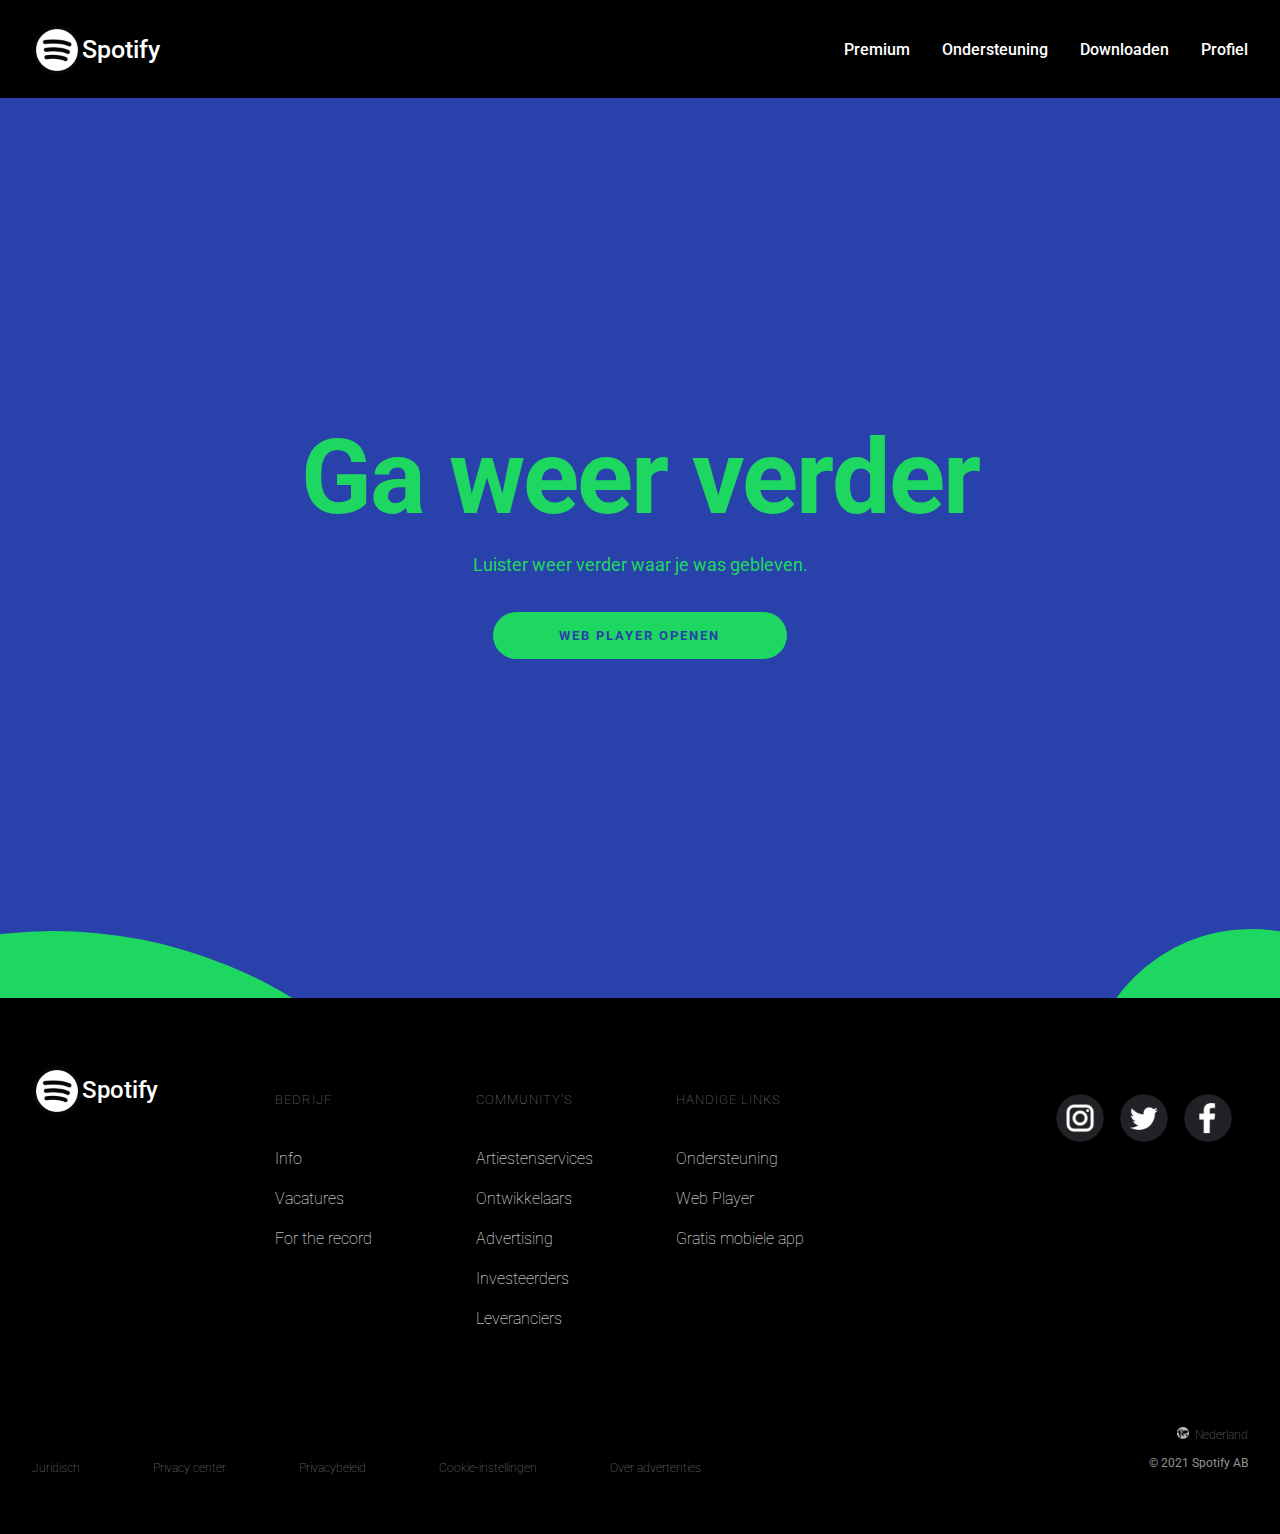
<file: index.html>
<!doctype html>
<html lang="nl">
	
<head>
    <meta charset="UTF-8">
    <meta name="author" content="kaj van duijn">
    <meta name="viewport" content="width=device-width, initial-scale=1">

    <title>Kaj van Duijn FED</title>

    <link href="styles/style.css" rel="stylesheet">        <!-- link naar de stijling van de html -->
    <link rel="icon" type="image/svg+xml" href="images/favicon.svg">
</head>

<body>

    <header>    <!-- begin header -->
        <nav>
            <a href="#"><img src="images/spotify.png" alt="">Spotify</a>     <!-- Spotify logo met tekst  -->
            <ul class="nav-menu">                                            <!-- begin van het menu -->
                <li><a href="premium.html">Premium</a></li>                    <!-- menu items met links -->
                <li><a href="#">Ondersteuning</a></li>                        
                <li><a href="#">Downloaden</a></li>
                <li><a href="#">Profiel</a></li>
            </ul>
            <div class="hamburger">                                            <!-- hamburger menu -->
                <img src="images/hamburger.svg" alt="">                        <!-- hamburger menu icoon -->
            </div>
        </nav>
    </header>

    
    
<!--  -->    
    

    <main class="index">            <!-- main content -->

        <h1>Ga weer verder</h1>        <!-- grote tekst -->

        <p>Luister weer verder waar je was gebleven.</p>  <!-- kleine (sub) tekst -->

        <a href="">WEB PLAYER OPENEN</a>           <!-- knop met link die spotify opent als app -->

    </main>

    <footer>

        <div class="main-footer">    <!-- main footer met alle links en hoofd content -->

            <a href="#" class="footer-logo"><img src="images/spotify.png" alt="">Spotify</a>  <!-- spotify logo met tekst -->

            <div class="links">    <!-- lijsten met links en kopjes -->

                <ul>
                    <li><a class="kop" href="">BEDRIJF</a></li>    <!-- kop van de soortgelijke links -->
                    <li><a href="">Info</a></li>                    <!-- link -->
                    <li><a href="">Vacatures</a></li>                <!-- link -->
                    <li><a href="">For the record</a></li>            <!-- link -->
                </ul>

                <ul>
                    <li><a class="kop" href="">COMMUNITY'S</a></li>    <!-- kop van de soortgelijke links -->
                    <li><a href="">Artiestenservices</a></li>        <!-- link -->
                    <li><a href="">Ontwikkelaars</a></li>        <!-- link -->
                    <li><a href="">Advertising</a></li>        <!-- link -->
                    <li><a href="">Investeerders</a></li>        <!-- link -->
                    <li><a href="">Leveranciers</a></li>        <!-- link -->

                </ul>

                <ul>
                    <li><a class="kop" href="">HANDIGE LINKS</a></li>    <!-- kop van de soortgelijke links -->
                    <li><a href="">Ondersteuning</a></li>        <!-- link -->
                    <li><a href="">Web Player</a></li>        <!-- link -->
                    <li><a href="">Gratis mobiele app</a></li>        <!-- link -->
                </ul>

            </div>


            <section>    <!-- sectie met de social media links -->
                <img src="images/instagram.png" alt=""> <!-- instagram link -->
                <img src="images/twitter.png" alt="">    <!-- twitter link -->
                <img src="images/facebook.png" alt="">    <!-- facebook link -->
            </section>

        </div>

        <div class="locatie">
            <a href=""><img src="images/world.png" alt="">Nederland</a>    <!-- locatie icoon en tekst van huidige land -->
        </div>


        <div class="bottom-nav">    <!-- onderste (minder belangrijke) deel van footer -->
            <ul>
                <li> <a href="">Juridisch</a></li>         <!-- link -->
                <li> <a href="">Privacy center</a></li>    <!-- link -->
                <li> <a href="">Privacybeleid</a></li>    <!-- link -->
                <li> <a href="">Cookie-instellingen</a></li>    <!-- link -->
                <li> <a href="">Over advertenties</a></li>    <!-- link -->
            </ul>

            <p>© 2021 Spotify AB</p>    <!-- copyright -->
        </div>




    </footer>

    <script src="scripts/script.js"></script> <!-- link naar het javascript dat gebruikt word -->
</body></html>
</file>
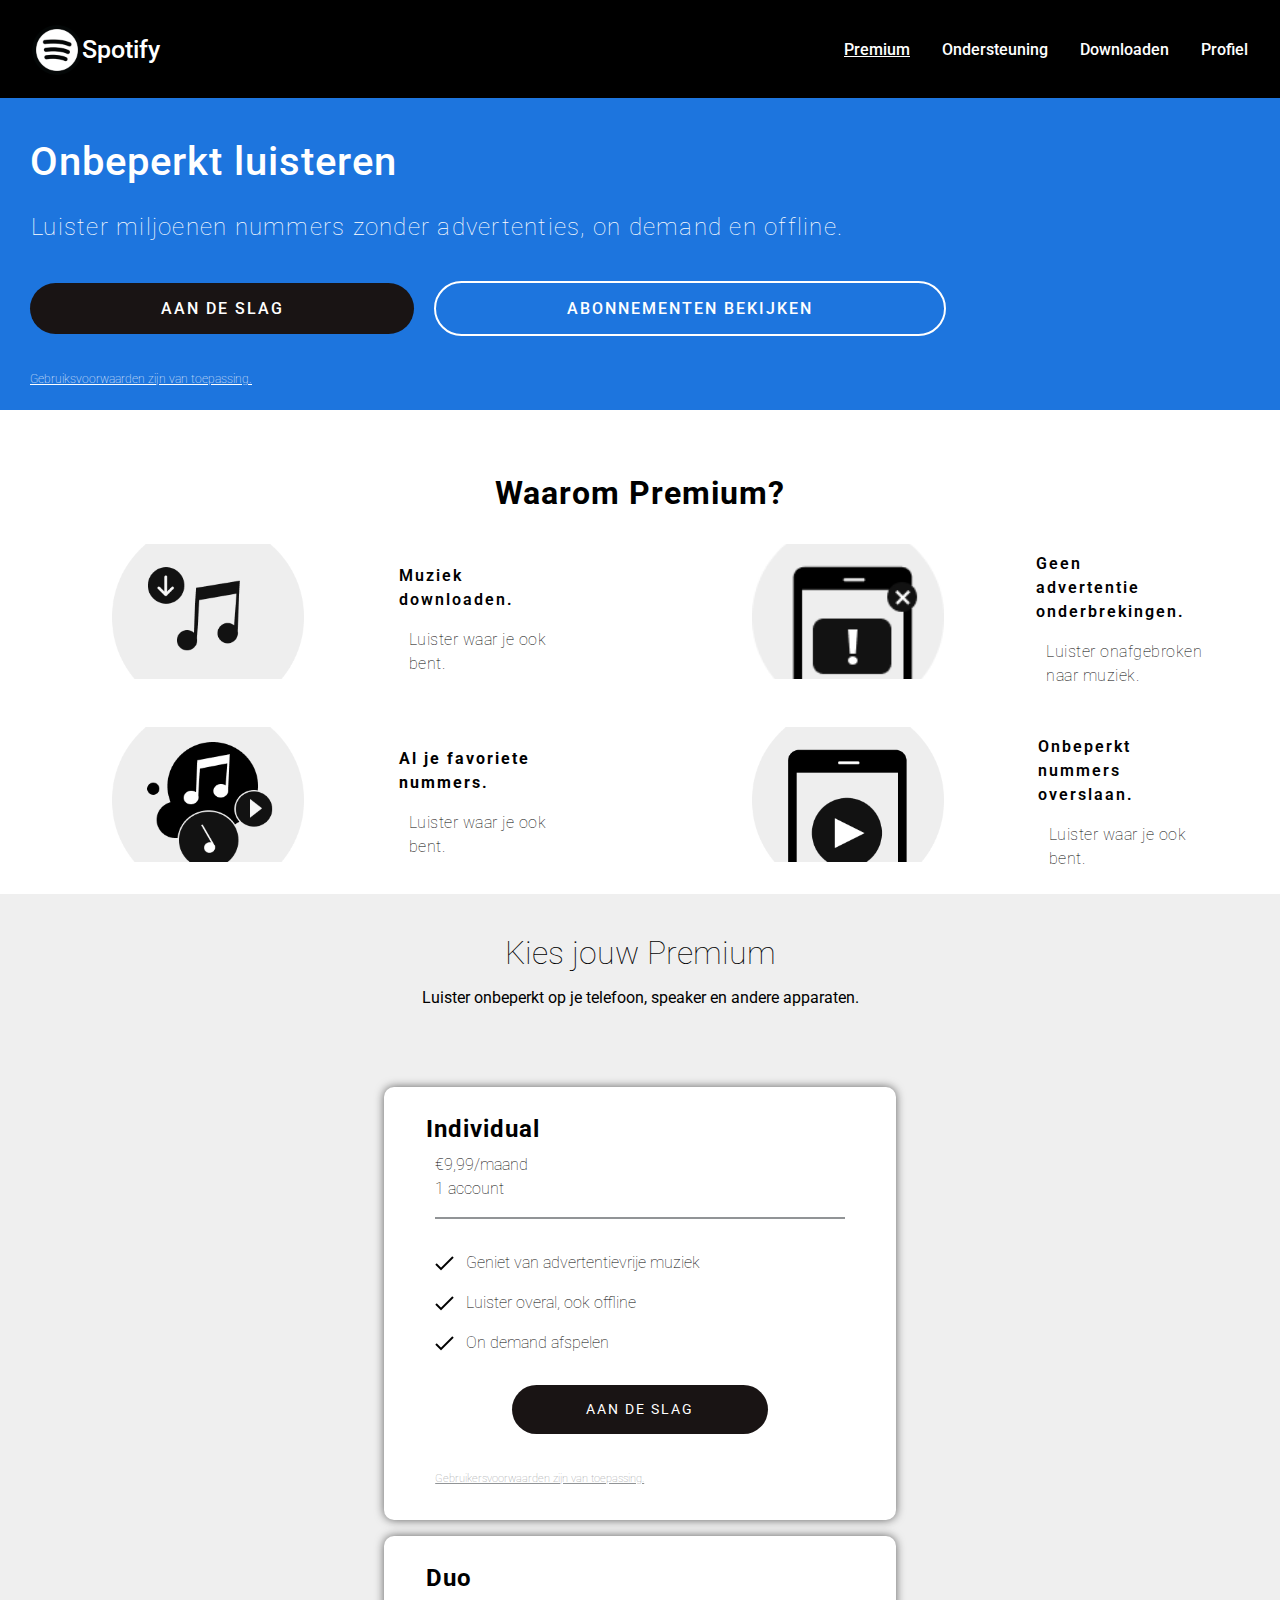
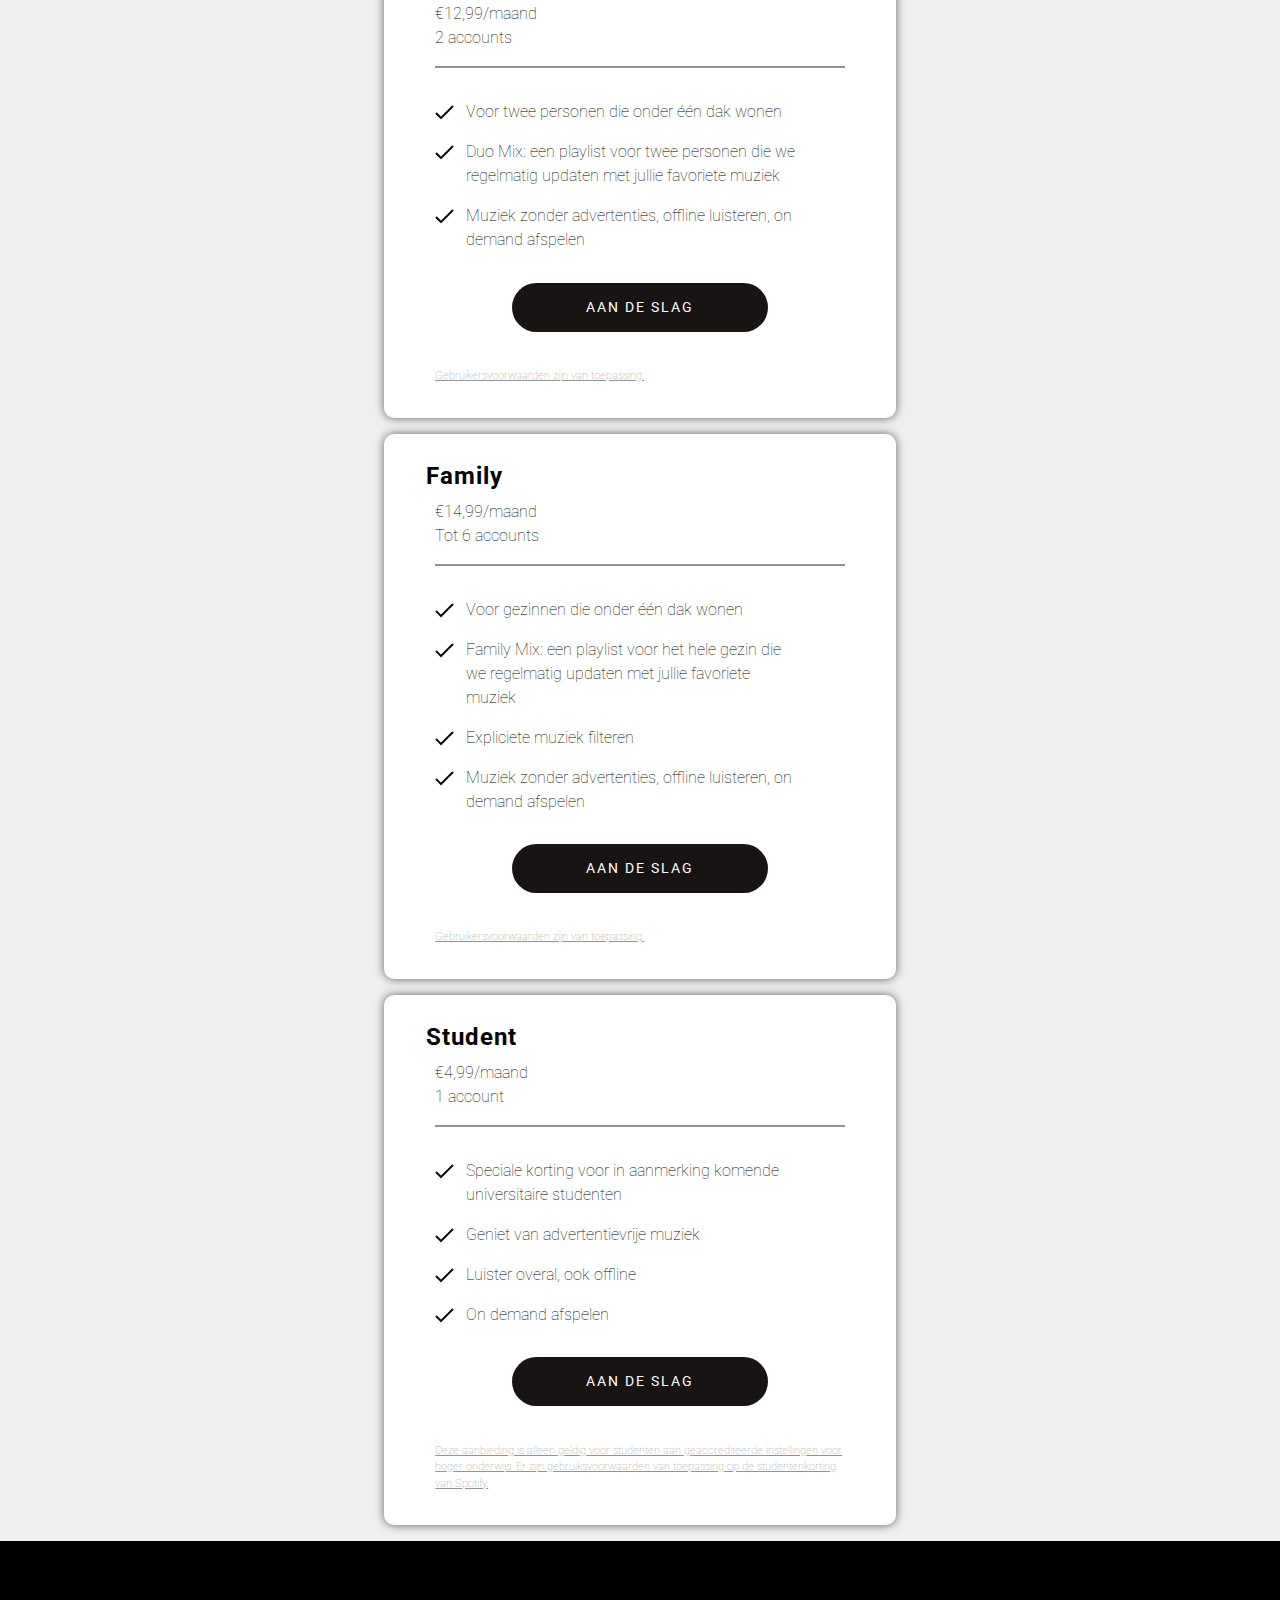
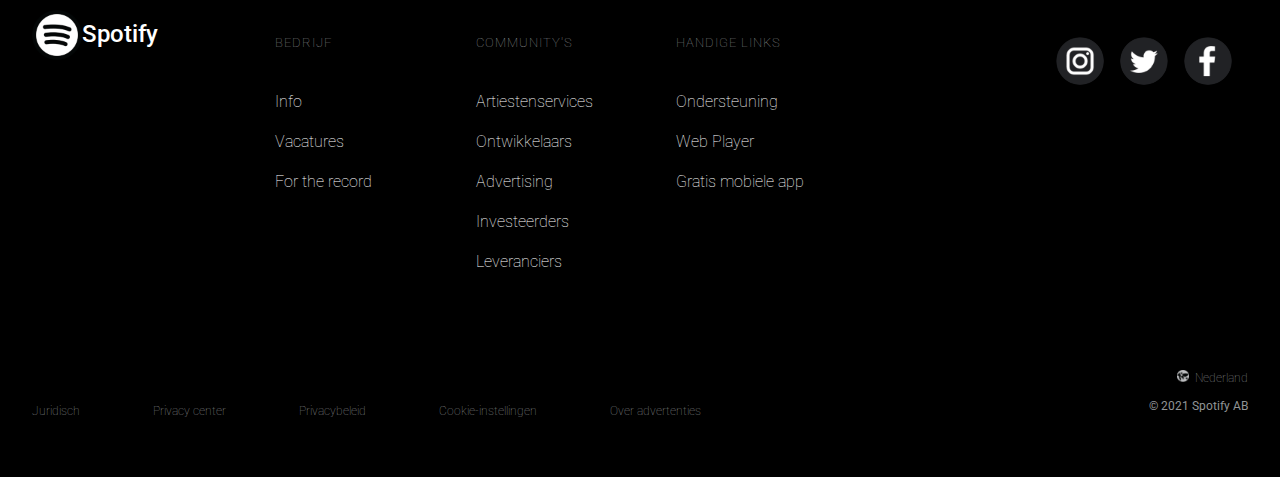
<file: premium.html>
<!doctype html>
<html lang="nl">

<head>
    <meta charset="UTF-8">
    <meta name="author" content="kaj van duijn">
    <meta name="viewport" content="width=device-width, initial-scale=1">

    <title>Kaj van Duijn FED</title>

    <link href="styles/style.css" rel="stylesheet">        <!-- link naar de stijling van de html -->
    <link rel="icon" type="image/svg+xml" href="images/favicon.svg">
</head>

<body>

    <header>    <!-- begin header -->
        <nav>
            <a href="index.html"><img src="images/spotify.png" alt="">Spotify</a>     <!-- Spotify logo met tekst  -->
            <ul class="nav-menu">                                            <!-- begin van het menu -->
                <li><a href="#" class="active" >Premium</a></li>                    <!-- menu items met links -->
                <li><a href="#">Ondersteuning</a></li>                        
                <li><a href="#">Downloaden</a></li>
                <li><a href="#">Profiel</a></li>
            </ul>
            <div class="hamburger">                                            <!-- hamburger menu -->
                <img src="images/hamburger.svg" alt="">                        <!-- hamburger menu icoon -->
            </div>
        </nav>
    </header>


    <main class="premium">        <!-- hier krijgt de main een class zodat hij niet dezelfde waarde krijgt als op de andere pagina -->

        <section class="ad">        <!-- in deze sectie staat de advertentie met de twee call to action buttons -->

            <h1>Onbeperkt luisteren</h1>        <!-- grote kop tekst -->

            <h2>Luister miljoenen nummers zonder advertenties, on demand en offline.</h2>        <!-- kleinere kop tekst -->

            <div class="knoppen">        <!-- container met de call to action knoppen -->

                <a href="">AAN DE SLAG</a>        <!-- "aan de slag" call to action knop -->

                <a class="abo" href="">ABONNEMENTEN BEKIJKEN</a>        <!-- "abonnementen" call to action knop -->

            </div>

            <p>Gebruiksvoorwaarden zijn van toepassing.</p>        <!-- gebruikersvoorwaarden met underline -->


        </section>        <!-- einde van de sectie -->


        <section class="waarom">        <!-- sectie waarom je premium moet kopen -->


            <h1>Waarom Premium?</h1>        <!-- grote kop tekst -->

            <ul>        <!-- begin unordered list -->

                <li>        <!-- eerste list item -->
                    <p>Muziek <br> downloaden.</p>        <!-- dikgedrukte tekst -->
                    <p>Luister waar je ook <br> bent.</p>        <!-- normale tekst -->
                </li>

                <li>        <!-- tweede list item -->
                    <p>Geen <br> advertentie <br> onderbrekingen.</p>        <!-- dikgedrukte tekst -->
                    <p>Luister onafgebroken <br> naar muziek.</p>        <!-- normale tekst -->
                </li>

                <li>        <!-- derde list item -->
                    <p>Al je favoriete <br> nummers.</p>        <!-- dikgedrukte tekst -->
                    <p>Luister waar je ook <br> bent.</p>        <!-- normale tekst -->
                </li>

                <li>        <!-- vierde list item -->
                    <p>Onbeperkt <br> nummers <br> overslaan.</p>        <!-- dikgedrukte tekst -->
                    <p>Luister waar je ook <br> bent.</p>        <!-- normale tekst -->
                </li>

            </ul>        


        </section>


        <section class="kies">        <!-- sectie met alle soorten premium -->


            <h1>Kies jouw Premium</h1>        <!-- grote kop tekst -->
            <p>Luister onbeperkt op je telefoon, speaker en andere apparaten.</p>
            <div class="boxes">     <!-- div met alle boxes erin -->
                <div class="box">     <!-- box waarin de content zich bevind -->

                    <h1>Individual</h1>    <!-- Soort abonnement -->
                    <p>€9,99/maand</p>    <!-- Prijs abonnement -->
                    <p>1 account</p>    <!-- hoeveelheid accounts in abonnement -->

                    <hr>

                    <ul>

                        <li>
                            <img src="images/checkmark.png" alt=""> <!-- checkmark afbeelding -->
                            <p>Geniet van advertentievrije muziek</p> <!-- feature -->
                        </li>

                        <li>
                            <img src="images/checkmark.png" alt=""> <!-- checkmark afbeelding -->
                            <p>Luister overal, ook offline</p> <!-- feature -->
                        </li>

                        <li>
                            <img src="images/checkmark.png" alt=""> <!-- checkmark afbeelding -->
                            <p>On demand afspelen</p> <!-- feature -->
                        </li>

                    </ul>


                    <a href="">AAN DE SLAG</a>    <!-- button -->

                    <p class="voorwaarden">Gebruikersvoorwaarden zijn van toepassing.</p>    <!-- link naar voorwaaden -->


                </div>

                <div class="box">    <!-- box waarin de content zich bevind -->

                    <h1>Duo</h1>    <!-- Soort abonnement -->
                    <p>€12,99/maand</p>    <!-- Prijs abonnement -->
                    <p>2 accounts</p>    <!-- hoeveelheid accounts in abonnement -->

                    <hr>

                    <ul>

                        <li>
                            <img src="images/checkmark.png" alt=""> <!-- checkmark afbeelding -->
                            <p>Voor twee personen die onder één dak wonen</p> <!-- feature -->
                        </li>

                        <li>
                            <img src="images/checkmark.png" alt=""> <!-- checkmark afbeelding -->
                            <p>Duo Mix: een playlist voor twee personen die we regelmatig updaten met jullie favoriete muziek</p> <!-- feature -->
                        </li>

                        <li>
                            <img src="images/checkmark.png" alt=""> <!-- checkmark afbeelding -->
                            <p>Muziek zonder advertenties, offline luisteren, on demand afspelen</p> <!-- feature -->
                        </li>

                    </ul>


                    <a href="">AAN DE SLAG</a>    <!-- button -->

                    <p>Gebruikersvoorwaarden zijn van toepassing.</p>    <!-- link naar voorwaaden -->


                </div>

                <div class="box">    <!-- box waarin de content zich bevind -->

                    <h1>Family</h1>    <!-- Soort abonnement -->
                    <p>€14,99/maand</p>    <!-- Prijs abonnement -->
                    <p>Tot 6 accounts</p>    <!-- hoeveelheid accounts in abonnement -->

                    <hr>

                    <ul>

                        <li>
                            <img src="images/checkmark.png" alt=""> <!-- checkmark afbeelding -->
                            <p>Voor gezinnen die onder één dak wonen</p> <!-- feature -->
                        </li>

                        <li>
                            <img src="images/checkmark.png" alt=""> <!-- checkmark afbeelding -->
                            <p>Family Mix: een playlist voor het hele gezin die we regelmatig updaten met jullie favoriete muziek</p> <!-- feature -->
                        </li>

                        <li>
                            <img src="images/checkmark.png" alt=""> <!-- checkmark afbeelding -->
                            <p>Expliciete muziek filteren</p>
                        </li>

                        <li>
                            <img src="images/checkmark.png" alt=""> <!-- checkmark afbeelding -->
                            <p>Muziek zonder advertenties, offline luisteren, on demand afspelen</p> <!-- feature -->
                        </li>

                    </ul>


                    <a href="">AAN DE SLAG</a>    <!-- button -->

                    <p class="voorwaarden">Gebruikersvoorwaarden zijn van toepassing.</p>    <!-- link naar voorwaaden -->


                </div>

                <div class="box">    <!-- box waarin de content zich bevind -->

                    <h1>Student</h1>    <!-- Soort abonnement -->
                    <p>€4,99/maand</p>    <!-- Prijs abonnement -->
                    <p>1 account</p>    <!-- hoeveelheid accounts in abonnement -->

                    <hr>

                    <ul>

                        <li>
                            <img src="images/checkmark.png" alt=""> <!-- checkmark afbeelding -->
                            <p>Speciale korting voor in aanmerking komende universitaire studenten</p> <!-- feature -->
                        </li>

                        <li>
                            <img src="images/checkmark.png" alt=""> <!-- checkmark afbeelding -->
                            <p>Geniet van advertentievrije muziek</p> <!-- feature -->
                        </li>

                        <li>
                            <img src="images/checkmark.png" alt=""> <!-- checkmark afbeelding -->
                            <p>Luister overal, ook offline</p> <!-- feature -->
                        </li>

                        <li>
                            <img src="images/checkmark.png" alt=""> <!-- checkmark afbeelding -->
                            <p>On demand afspelen</p> <!-- feature -->
                        </li>

                    </ul>


                    <a href="">AAN DE SLAG</a> <!-- button -->

                    <p>Deze aanbieding is alleen geldig voor studenten aan geaccrediteerde instellingen voor hoger onderwijs. Er zijn gebruiksvoorwaarden van toepassing op de studentenkorting van Spotify.</p> <!-- link naar voorwaaden -->


                </div>
            </div>



        </section>




    </main>

    <footer>

        <div class="main-footer">    <!-- main footer met alle links en hoofd content -->

            <a href="#" class="footer-logo"><img src="images/spotify.png" alt="">Spotify</a>  <!-- spotify logo met tekst -->

            <div class="links">    <!-- lijsten met links en kopjes -->

                <ul>
                    <li><a class="kop" href="">BEDRIJF</a></li>    <!-- kop van de soortgelijke links -->
                    <li><a href="">Info</a></li>                    <!-- link -->
                    <li><a href="">Vacatures</a></li>                <!-- link -->
                    <li><a href="">For the record</a></li>            <!-- link -->
                </ul>

                <ul>
                    <li><a class="kop" href="">COMMUNITY'S</a></li>    <!-- kop van de soortgelijke links -->
                    <li><a href="">Artiestenservices</a></li>        <!-- link -->
                    <li><a href="">Ontwikkelaars</a></li>        <!-- link -->
                    <li><a href="">Advertising</a></li>        <!-- link -->
                    <li><a href="">Investeerders</a></li>        <!-- link -->
                    <li><a href="">Leveranciers</a></li>        <!-- link -->

                </ul>

                <ul>
                    <li><a class="kop" href="">HANDIGE LINKS</a></li>    <!-- kop van de soortgelijke links -->
                    <li><a href="">Ondersteuning</a></li>        <!-- link -->
                    <li><a href="">Web Player</a></li>        <!-- link -->
                    <li><a href="">Gratis mobiele app</a></li>        <!-- link -->
                </ul>

            </div>


            <section>    <!-- sectie met de social media links -->
                <img src="images/instagram.png" alt=""> <!-- instagram link -->
                <img src="images/twitter.png" alt="">    <!-- twitter link -->
                <img src="images/facebook.png" alt="">    <!-- facebook link -->
            </section>

        </div>

        <div class="locatie">
            <a href=""><img src="images/world.png" alt="">Nederland</a>    <!-- locatie icoon en tekst van huidige land -->
        </div>


        <div class="bottom-nav">    <!-- onderste (minder belangrijke) deel van footer -->
            <ul>
                <li> <a href="">Juridisch</a></li>         <!-- link -->
                <li> <a href="">Privacy center</a></li>    <!-- link -->
                <li> <a href="">Privacybeleid</a></li>    <!-- link -->
                <li> <a href="">Cookie-instellingen</a></li>    <!-- link -->
                <li> <a href="">Over advertenties</a></li>    <!-- link -->
            </ul>

            <p>© 2021 Spotify AB</p>    <!-- copyright -->
        </div>




    </footer>

    <script src="scripts/script.js"></script>
</body>

</html>
</file>
<file: styles/style.css>
/* CSS Document */


@import url('https://fonts.googleapis.com/css2?family=Roboto:ital,wght@0,500;1,400&display=swap');  /* hier word een font geimporteerd als er internet beschikbaar is */

* {                                /* basic stijling */
    margin: 0;
    padding: 0;
    box-sizing: border-box;
}

html {                               /* basic stijling voor de html */
    font-size: 16px;
    font-family: 'Roboto', sans-serif;
}




:root {                            /* hier worden variabele aangemaakt en een basis waarde gegeven */
    --blauw: rgb(41, 65, 171);
    --groen: #1ED760;
    --wit: #fff;
    --zwart: #000;
    --grijs: #919496;
    --achtergrond: #1d75de;
    --lichtgrijs: #efefef;
}











li {
    list-style: none;            /* Basic stijling voor list elementen */
}

a {
    text-decoration: none;        /* Basic stijling voor a elementen */
}


nav {                                /* stijling van de navigatie */
    display: flex;
    justify-content: space-between;    /* zorgt voor gelijke ruimte tussen de items */
    align-items: center;                /* zet de items in het midden neer */
    padding: 0.4em 0.75em;
    background-color: var(--zwart);    /* achtergrond gebruikt de variabele zwart die word defined in de root */
}

@media screen and (min-width: 768px) {        /* stijling navigatie bij een minimale breedte van 768px */
    nav {
        padding: 0.6em 1.5em;
    }
}

@media screen and (min-width: 1024px) {        /* stijling navigatie bij een minimale breedte van 1024px */
    nav {
        padding: 1.5em 2em;
    }
}

@media screen and (min-width: 1920px) {        /* stijling navigatie bij een minimale breedte van 1920px */
    nav {
        display: flex;
        justify-content: space-evenly;
    }
}


.hamburger {                /* hamburger class word ontzichtbaar gemaakt */
    display: none;
}

nav ul {                    /* ul in de nav stijling */
    display: flex;
    justify-content: space-between;
    align-items: center;
}

nav ul li {                /* li in de ul in de nav stijling */
    margin-left: em;
    margin-top: 1em;
    margin-bottom: 1em;
}

@media screen and (min-width: 1024px) {    /* li in de ul in de nav stijling bij een minimale breedte van 1024px */
    nav ul li {
        margin-left: 2em;
    }
}

nav ul li a {            /* a in de li in de ul in de nav stijling */
    font-size: 1.4rem;
    font-weight: 400;
    color: var(--wit);
}


.active {
    text-decoration: underline;
}


@media screen and (min-width: 1024px) {        /* a in de li in de class "nav-menu" in de nav stijling bij een minimale breedte van 1024px */
    nav .nav-menu li a {
        font-size: 16px;
    }
}

@media screen and (min-width: 1920px) {        /* a in de li in de class "nav-menu" in de nav stijling bij een minimale breedte van 1024px */
    nav .nav-menu li a {
        font-size: 16px;
    }
}

nav .nav-menu li a:hover {        /* bij een hover van de user over dit item word deze stijling toegepast */
    color: var(--groen);
}

nav a:nth-of-type(1) {            /* de eerste a in de nav word hier gestijld */
    font-size: 1em;
    font-weight: 500;
    color: var(--wit);
    display: flex;
    align-items: center;
}

@media screen and (min-width: 1024px) {        /* stijling van de eerste a in de nav bij een minimale schermbreedte van 1024px */
    nav a:nth-of-type(1) {
        font-size: 1.55em
    }
}

nav a img {        /* stijling van de img in de a in de nav */
    width: 30px;
}

@media screen and (min-width: 1024px) {        /* stijling van de img in de a in de nav bij een minimale schermbreedte van 1024px */
    nav a img {
        width: 50px;
    }
}

















@media only screen and (max-width: 768px) {    /* stijling van de class "nav-menu", die word hier gestijld maar buiten het scherm gezet */
    .nav-menu {
        position: absolute;        /* zorgt ervoor dat de positie vast staat van dit item */
        height: 100vh;
        right: -100%;            /* door right op -100% te zetten word hij buiten het scherm gezet, dit is zodat hij zo als hij active word met de transition vanaf rechts inschuift */
        top: 2.5em;
        flex-direction: column;    /* zorgt ervoor dat de items onder elkaar worden weergegeven */
        background-color: #000;
        width: 100%;
        text-align: center;
        transition: 0.3s;
    }

    .nav-menu.active{        /* dit is de class "nav-menu" als hij "active" is, door right: 0; word hij nu dus laten zien op het scherm */
        right: 0;
        height: 92%;
}
    
    @media screen and (min-width: 375px) {        /* dit is de hoogte van active bij een breedte van 375px */
        .nav-menu.active {
            height: 93%;
        }
    }
    
    @media screen and (min-width: 414px) {        /* dit is de hoogte van active bij een breedte van 414px */
        .nav-menu.active {
            height: 94%;
        }
    }
    
    @media screen and (min-width: 768px) {        /* dit is de hoogte van active bij een breedte van 768px */
        .nav-menu.active {
            height: 96%;
        }
    }
    
    nav ul {        /* stijling van de ul in de nav */
        display: flex;
        justify-content: center;
    }

    nav ul li {            /* stijling van li in de ul in de nav */
        margin: 2.5em 0;
    }

    .hamburger {        /* stijling van de class "hamburger" */
        display: flex;
        flex-direction: column;
        cursor: pointer;        /* veranderd de stijling van de cursor bij dit item */
        margin-top: 5px;
    }

    .hamburger img {        /* stijling van img in de class "hamburger" */
        width: 30px;
    }
}

















.index {                                /* stijling van de class "index" */
    background-color: var(--blauw);
    background-image: url(../images/achtergrond.svg);
    background-position: center top 40%;        /* zet de afbeelding in het midden neer en 40% van boven */
    background-repeat: no-repeat;        /* zorgt ervoor dat de afbeelding niet herhaalt word */
    background-size: 195%;
    height: 100vh;                        /* zet de hoogte op 100 viewport height, zodat ondanks de grootte van het scherm dat het het hele scherm in neemt */
    display: flex;
    flex-direction: column;
    justify-content: center;
    align-content: center;
    margin-top: -1px
}


@media screen and (min-width: 375px) {        /* stijling van de class "index" bij een minimale schermbreedte van 375px */
    .index {
        background-size: 153%;
        background-position: right 40% center;
    }
}

@media screen and (min-width: 1920px) {        /* stijling van de class "index" bij een minimale schermbreedte van 1920px */
    .index {
        background-image: url(../images/achtergrond1920.svg);
        background-size: 170%;
        background-position: 44% 7%;
    }
}






.index h1 {        /* stijling van de h1 in de class "index" */
    width: 100%;
    text-align: center;
    color: var(--groen);
    margin-top: -20px;
    font-size: 3em;
    letter-spacing: -1.75px;

}

@media screen and (min-width: 768px) {        /* stijling van de h1 in de class "index" bij een minimale schermbreedte van 768px */
    .index h1 {
        font-size: 6.5em
    }
}

.index p {         /* stijling van de p in de class "index" */
    width: 100%;
    text-align: center;
    color: var(--groen);        /* gebruikt de variabele groen, die is defined in de root */
    margin-top: 1em;
    line-height: 1.5em;
}

@media screen and (min-width: 768px) {        /* stijling van de p in de class "index" bij een minimale schermbreedte van 768px */
    .index p {
        font-size: 18px;
        margin-top: 0;
        line-height: 3em;
    }
}

.index a {    /* stijling van de a in de class "index", er word hier een knop gemaakt */
    width: 70%;
    display: flex;
    justify-content: center;
    margin-left: auto;
    margin-right: auto;
    margin-top: 1.25rem;
    color: var(--blauw);
    background-color: var(--groen);
    border-radius: 500px;
    padding: 1rem 2rem;
    font-size: 0.75em;
    font-weight: 600;
    letter-spacing: 2px;         /* zet 2px witruimte tussen elke letter */
    text-align: center;
}

.index a:hover {        /* stijling als er word gehovered over de a in de class "index", hier worden de kleuren andersom gedisplayed */
    border: 1px solid var(--groen);
    background-color: var(--blauw);
    color: var(--groen);
    transition: 0.2s ease-in-out;
    font-weight: bolder;
}

@media screen and (min-width: 768px) {        /* stijling van de a in de class "index" bij een minimale schermbreedte van 768px */
    .index a {
        width: 30%;
        font-size: 0.8em;
        font-weight: bold;
    }
}

@media screen and (min-width: 1024px) {        /* stijling van de a in de class "index" bij een minimale schermbreedte van 1024px */
    .index a {
        width: 23%
    }
}

@media screen and (min-width: 1920px) {        /* stijling van de a in de class "index" bij een minimale schermbreedte van 1920px */
    .index a {
        width: 12%
    }
}












footer {        /* stijling van de footer  */
    display: flex;
    flex-direction: column;
    background-color: var(--zwart);
    padding: 0.4em 0.75em;

}

@media screen and (min-width: 768px) {        /* stijling van de footer bij een minimale schermbreedte van 768px */
    footer {
        padding: 0em 1.25em 2em 1.25em;
    }
}

@media screen and (min-width: 1024px) {        /* stijling van de footer bij een minimale schermbreedte van 1024px */
    footer {
        padding: 4em 2em 3em 2em;
    }
}

@media screen and (min-width: 1920px) {        /* stijling van de footer bij een minimale schermbreedte van 1920px */
    footer {
        padding: 4em 20em 3em 20em;
    }
}


.links {        /* dit is voor mij een indicatie dat de class "links" hier begint ookal worden er nog geen waardes toegevoegd */
    
}

@media screen and (min-width: 768px) {        /* stijling van de class "links" bij een minimale schermbreedte van 768px */
    .links {
        display: flex;
        flex-direction: row;        /* veranderd de directie van column naar row, bij row staan de items naast elkaar */
    }
}

@media screen and (min-width: 1024px) {        /* stijling van de class "links" bij een minimale schermbreedte van 1024px */
    .links {
        width: 50%;
    }
}

@media screen and (min-width: 1024px) {        /* stijling van de class "main-footer" bij een minimale schermbreedte van 1024px */
    .main-footer {
        display: flex;
        margin-bottom: 5em;
    }
}

@media screen and (min-width: 1920px) {        /* stijling van de class "main-footer" bij een minimale schermbreedte van 1920px */
    .main-footer {
        justify-content: center;
    }
}


footer .footer-logo {        /* stijling van de class "footer-logo" in de footer */
    padding-top: 3em;
    font-size: 1em;
    font-weight: 500;
    color: var(--wit);
    display: flex;
    align-items: center;
    margin-bottom: 1em;
}

@media screen and (min-width: 1024px) {        /* stijling van de class "footer-logo" in de class "main-footer" bij een minimale schermbreedte van 1024px */
    .main-footer .footer-logo {
        display: flex;
        align-items: flex-start;        /* aligned de items aan het begin van de flexbox */
        width: 20%;
        font-size: 24px;
        padding-top: 0.6em;
    }
}

@media screen and (min-width: 1024px) {        /* stijling van de img bij de class "footer-logo" in de footer bij een minimale schermbreedte van 1024px */
    .main-footer .footer-logo img {
        margin-top: -10px;
        width: 50px
    }
}

footer .footer-logo img {        /* stijling van de img bij de class "footer-logo" in de footer */
    width: 30px;
}


footer .kop {        /* stijling van de kopjes in de footer, deze heb ik geprobeerd te doen met nth-of-type(1), maar dit lukte niet vandaar dat het een class is */
    color: var(--grijs);
    letter-spacing: 1px;
    font-size: 0.8rem;
    line-height: 6em;
}

footer ul {        /* stijling van de ul in de footer */
    text-decoration: none;
}

@media screen and (min-width: 768px) {        /* stijling van de ul in de footer bij een minimale schermbreedte van 768px */
    footer ul {
        width: 33%;
    }
}


footer ul li {        /* stijling van de li in de ul in de footer */
    list-style: none;
}

footer ul li a {        /* stijling van de a in de li in de ul in de footer */
    color: var(--wit);
    line-height: 2.5em;
    font-weight: lighter;
}

footer ul li a:hover {    /* stijling van de a in de li in de ul in de footer als er gehovered word */
    color: var(--groen);
}




footer section {        /* stijling van de section in de footer */
    margin-top: 8em;
}

footer section img {    /* stijling van de img in de section in de footer */
    width: 3em;
    height: 3em;
    border-radius: 50%;
    margin-right: 0.5em;
}

@media screen and (min-width: 1024px) {    /* stijling van de section in de class "main-footer" bij een minimale schermbreedte van 1024px */
    .main-footer section {
        display: flex;
        justify-content: flex-end;        /* aligned de items aan het einde van de flexbox */
        margin-top: 2em;
        width: 30%;
    }
}


@media screen and (min-width: 768px) {        /* stijling van de img in de section in de class "main-footer" bij een minimale schermbreedte van 768px */
    .main-footer section img {
        margin-right: 1em;
    }
}


@media screen and (min-width: 1024px) {        /* stijling van de img in de section in de class "main-footer" bij een minimale schermbreedte van 1024px */
    .main-footer section img {
        margin-right: 1em;
    }
}







.locatie {        /* stijling van de class "locatie" */
    display: flex;
    justify-content: flex-end;
    margin-top: 0.5em;
}

@media screen and (min-width: 768px) {    /* stijling van de class "locatie" bij een minimale schermbreedte van 768px */
    .locatie {
        margin-bottom: 0.5em;
    }
}

@media screen and (min-width: 1920px) {    /* stijling van de class "locatie" bij een minimale schermbreedte van 1920px */
    .locatie {
        width: 75%;
        margin: auto;
    }
}

.locatie a {        /* stijling van de a in de class "locatie" */
    color: var(--grijs);
    font-weight: lighter;
    font-size: 0.75em;
}

.locatie a img {        /* stijling van de img in de a in de class "locatie" */
    height: 1em;
    width: 1em;
    margin-right: 0.5em;
}



.bottom-nav {        /* stijling van de class "bottom-nav" */
    display: flex;
}

@media screen and (min-width: 1920px) {        /* stijling van de class "bottom-nav" bij een minimale schermbreedte van 1920px */
    .bottom-nav {
        width: 75%;
        margin: auto;
    }
}

.bottom-nav ul {        /* stijling van de ul in de class "bottom-nav" */
    width: 45%;
    display: flex;
    flex-direction: row;        /* zorgt er voor dat de items horizontaal naast elkaar komen te staan */
    flex-wrap: wrap;        /* zorgt er voor dat de items wrappen ipv nowrap */
    justify-content: space-between;

}

@media screen and (min-width: 768px) {        /* stijling van de ul in de class "bottom-nav" bij een minimale schermbreedte van 768px */
    .bottom-nav ul {
        width: 70%;
    }
}

@media screen and (min-width: 1024px) {        /* stijling van de ul in de class "bottom-nav" bij een minimale schermbreedte van 1024px */
    .bottom-nav ul {
        width: 55%;
    }
}



.bottom-nav ul li a {        /* stijling van de a in de li in de ul in de class "bottom-nav" */
    font-size: 10px;
    color: var(--grijs);
    line-height: 3em;
}

.bottom-nav ul li a:hover{    /* stijling van deze a als er over gehovered word */
    color: var(--groen);
}

@media screen and (min-width: 768px) {        /* stijling van de a in de li in de ul in de class "bottom-nav" */
    .bottom-nav ul li a {
        font-size: 12px;
    }
}




.bottom-nav p {        /* stijling van de p in de class "bottom-nav" */
    width: 55%;
    font-size: 10px;
    display: flex;
    justify-content: flex-end;        /* aligned de items aan het einde van de flexbox */
    margin-top: 6px;
    color: var(--grijs);
}


@media screen and (min-width: 768px) {        /* stijling van de p in de class "bottom-nav"  bij een minimale schermbreedte van 768px */
    .bottom-nav p {
        width: 30%;
        font-size: 12px;
    }
}

@media screen and (min-width: 1024px) {        /* stijling van de p in de class "bottom-nav"  bij een minimale schermbreedte van 1024px */
    .bottom-nav p {
        width: 45%;
    }
}















.premium {        /* stijling van de class "premium" */
    background: var(--achtergrond);
}

.premium .ad {        /* stijling van de class "ad" in de class "premium" */
    display: flex;
    flex-direction: column;
    margin-top: -1px;
}

@media screen and (min-width: 1920px) {        /* stijling van de class "ad" in de class "premium" bij een minimale schermbreedte van 1920px */
    .premium .ad {
        width: 60%;
        margin: auto;

    }
}



.premium .ad h1 {        /* stijling van de h1 in de class "ad" in de class "premium"  */
    color: var(--wit);
    margin-top: 2em;
    font-size: 1.5em;
    font-weight: 500;
    letter-spacing: 1px;
    padding-left: 0.75em
}

@media screen and (min-width: 768px) {        /* stijling van de h1 in de class "ad" in de class "premium" bij een minimale schermbreedte van 768px */
    .premium .ad h1 {
        font-size: 40px;
        margin-top: 1em;
    }
}





.premium .ad h2 {        /* stijling van de h2 in de class "ad" in de class "premium" */
    color: var(--wit);
    margin-top: 1em;
    font-size: 1em;
    font-weight: 100;
    letter-spacing: 1.25px;
    line-height: 1.5em;
    padding-left: 1.3em;
    width: 97%
}

@media screen and (min-width: 768px) {        /* stijling van de h2 in de class "ad" in de class "premium" bij een minimale schermbreedte van 768px */
    .premium .ad h2 {
        font-size: 24px;
        margin-bottom: 1em;
    }
}


.knoppen {        /* stijling van de class "knoppen" */
    display: flex;
    flex-direction: column;
}

@media screen and (min-width: 768px) {        /* stijling van de class "knoppen" bij een minimale schermbreedte van 768px */
    .knoppen {
        flex-direction: row;
        align-items: center;
    }
}




.premium .ad a {        /* stijling van de a in de class "ad" in de class "premium" */
    color: var(--wit);
    width: 90%;
    text-align: center;
    margin-left: auto;
    margin-right: auto;
    margin-top: 1.25rem;
    background-color: rgb(25, 20, 20);
    border-radius: 500px;
    padding: 1rem 2rem;
    font-size: 1em;
    font-weight: 500;
    letter-spacing: 2px;
}

.knoppen a:hover {        /* stijling van de a in de class "knoppen" als er gehovered word */
    border: 2px solid rgb(25, 20, 20);        /* border is solid, 2px dik en heeft de aangegeven kleur */
    background-color: var(--achtergrond);
    color: rgb(25, 20, 20);
    transition: 0.2s ease-in-out;    /* hier word er een transition gemaakt van de oude naar de nieuwe stijling, dit gebeurd in 0.2 seconden met een ease in and out animatie */
    font-weight: bolder;
}

@media screen and (min-width: 768px) {        /* stijling van de a in de class "ad" in de class "premium" bij een minimale schermbreedte van 768px */
    .premium .ad a {
        width: 30%;
        padding: 1em 1em;
        margin-left: 30px;
        margin-right: 20px;
        margin-top: 0.75em;
    }
}



.premium .ad a:nth-of-type(2) {        /* specifieke stijling voor de 2de a in de class "ad" in de class "premium" */
    color: var(--wit);
    width: 90%;
    text-align: center;
    margin-left: auto;
    margin-right: auto;
    margin-top: 0.75rem;
    background-color: var(--achtergrond);
    border-radius: 500px;
    border: 2px solid #fff;
    padding: 0.75em 1.5em;
    font-size: 1em;
    font-weight: 500;
    letter-spacing: 2px;
}

@media screen and (min-width: 768px) {        /* specifieke stijling voor de 2de a in de class "ad" in de class "premium" bij een minimale schermbreedte van 768px */
    .premium .ad a:nth-of-type(2) {
        width: 40%;
        padding: 1em 1em;
        margin-left: 0;
        margin-right: 0;
    }
}

.knoppen a:nth-of-type(2):hover {        /* specifieke stijling als er gehovered word over de tweede a in de class "knoppen" */
    background-color: var(--wit);
    color: var(--zwart);
    transition: 0.2s ease-in-out;
    font-weight: bolder;
}


.premium .ad p {        /* stijling voor de p in de class "ad" in de class "premium" */
    color: var(--wit);
    margin-top: 3em;
    padding-bottom: 2em;
    padding-left: 1.7em;
    font-size: 12px;
    font-weight: lighter;
    text-decoration-line: underline;
}

@media screen and (min-width: 768px) {        /* stijling voor de p in de class "ad" in de class "premium" bij een minimale schermbreedte van 768px */
    .premium .ad p {
        padding-left: 2.5em;
    }
}




.waarom {        /* stijling van de class "waarom" */
    background: var(--wit);
}

.waarom h1 {        /* stijling van de h1 in de class "waarom" */
    display: flex;
    justify-content: center;
    padding-top: 2em;
    margin-bottom: 1em;
    font-weight: bold;
    letter-spacing: 1px;
}




.waarom ul {        /* stijling van de ul in de class "waarom" */
    display: flex;
    flex-direction: column;
    list-style: none;
    width: 100%;
}

@media screen and (min-width:768px) {        /* stijling van de ul in de class "waarom" bij een schermbreedte van 768px */
    .waarom ul {
        flex-direction: row;
        flex-wrap: wrap;
    }
}

@media screen and (min-width:1920px) {        /* stijling van de ul in de class "waarom" bij een schermbreedte van 1920px */
    .waarom ul {
        width: 60%;
        margin: auto;
    }
}

.waarom ul li:nth-of-type(1) {        /* specifieke stijling van de eerste li in de ul in de class "waarom" */
    display: flex;
    background-image: url(../images/downloaden.png);
    background-position: left 5% top 40%;        /* laat de image 5% van links en 40% van boven zien */
    background-repeat: no-repeat;        /* zorgt ervoor dat de image niet herhaald word, en dus maar 1 keer word laten zien */
    background-size: 30%;
    width: 142px;
    height: 142px;
    width: 100%;
    flex-direction: column;
    justify-content: center;
    padding-left: 1em;
    margin-bottom: 3em;
}

@media screen and (min-width:768px) {        /* specifieke stijling van de eerste li in de ul in de class "waarom" bij een schermbreedte van 768px */
    .waarom ul li:nth-of-type(1) {
        width: 50%;
    }
}

@media screen and (min-width:1024px) {        /* specifieke stijling van de eerste li in de ul in de class "waarom" bij een schermbreedte van 1024px */
    .waarom ul li:nth-of-type(1) {
        height: 15vh;
        margin-bottom: 0;
        background-position: left 25% top 40%;
    }
}

@media screen and (min-width:1920px) {        /* specifieke stijling van de eerste li in de ul in de class "waarom" bij een schermbreedte van 1920px */
    .waarom ul li:nth-of-type(1) {
        height: 20vh;
    }
}


.waarom ul li:nth-of-type(1) p:nth-of-type(1) {        /* specifieke stijling van de eerste p in de eerste li in de ul in de class "waarom"  */
    display: flex;
    justify-content: flex-end;
    margin-bottom: 1em;
    margin-top: 1em;
    margin-left: -2em;
    font-weight: 600;
    letter-spacing: 2px;
    line-height: 1.5em;
}

.waarom ul li:nth-of-type(1) p {        /* algemene stijling van de p in de eerste li in de ul in de class "waarom" */
    width: 85%;
    display: flex;
    justify-content: flex-end;
    letter-spacing: 0.5px;
    font-weight: lighter;
    line-height: 1.5em;
}







.waarom ul li:nth-of-type(2) {        /* speciefieke stijling van de tweede li in de ul in de class "waarom" */
    display: flex;
    background-image: url(../images/advertenties.png);
    background-position: left 5% top 40%;
    background-repeat: no-repeat;
    background-size: 30%;
    width: 142px;
    height: 142px;
    width: 100%;
    flex-direction: column;
    justify-content: center;
    padding-left: 1em;
    margin-bottom: 3em;
}

@media screen and (min-width:768px) {        /* specifieke stijling van de tweede li in de ul in de class "waarom" bij een schermbreedte van 768px */
    .waarom ul li:nth-of-type(2) {
        width: 50%;
        margin-bottom: 3em;
    }
}

@media screen and (min-width:1024px) {        /* specifieke stijling van de tweede li in de ul in de class "waarom" bij een schermbreedte van 1024px */
    .waarom ul li:nth-of-type(2) {
        height: 15vh;
        background-position: left 25% top 40%;
    }
}

@media screen and (min-width:1920px) {        /* specifieke stijling van de tweede li in de ul in de class "waarom" bij een schermbreedte van 1920px */
    .waarom ul li:nth-of-type(2) {
        height: 20vh;
    }
}


.waarom ul li:nth-of-type(2) p:nth-of-type(1) {        /* specifieke stijling van de eerste p in de tweede li in de ul in de class "waarom" */
    display: flex;
    margin-bottom: 1em;
    margin-top: 1em;
    margin-left: -1px;
    font-weight: 600;
    letter-spacing: 2px;
    line-height: 1.5em;
}

.waarom ul li:nth-of-type(2) p {        /* algemene stijling van de p in de tweede li in de ul in de class "waarom" */
    width: 85%;
    display: flex;
    justify-content: flex-end;
    letter-spacing: 0.5px;
    font-weight: lighter;
    line-height: 1.5em;
    margin-left: 1em;
}









.waarom ul li:nth-of-type(3) {        /* specifieke stijling van de 3de li in de ul in de class "waarom" */
    display: flex;
    background-image: url(../images/favoriet.png);
    background-position: left 5% top 40%;
    background-repeat: no-repeat;
    background-size: 30%;
    width: 142px;
    height: 142px;
    width: 100%;
    flex-direction: column;
    justify-content: center;
    padding-left: 1em;
    margin-bottom: 2em;
}

@media screen and (min-width:768px) {        /* specifieke stijling van de derde li in de ul in de class "waarom" bij een schermbreedte van 768px */
    .waarom ul li:nth-of-type(3) {
        width: 50%;
    }
}

@media screen and (min-width:1024px) {        /* specifieke stijling van de derde li in de ul in de class "waarom" bij een schermbreedte van 1024px */
    .waarom ul li:nth-of-type(3) {
        height: 15vh;
        margin-top: 0;
        background-position: left 25% top 40%;
    }
}

@media screen and (min-width:1920px) {        /* specifieke stijling van de derde li in de ul in de class "waarom" bij een schermbreedte van 1920px */
    .waarom ul li:nth-of-type(3) {
        height: 20vh;
    }
}


.waarom ul li:nth-of-type(3) p:nth-of-type(1) {        /* specifieke stijling van de eerste p in de derde li in de ul in de class "waarom" */
    display: flex;
    justify-content: flex-end;
    margin-bottom: 1em;
    margin-top: 1em;
    margin-left: -1em;
    font-weight: 700;
    letter-spacing: 2px;
    line-height: 1.5em;
}

.waarom ul li:nth-of-type(3) p {        /* algemene stijling van de p in de derde li in de ul in de class "waarom" */
    width: 85%;
    display: flex;
    justify-content: flex-end;
    letter-spacing: 0.5px;
    font-weight: lighter;
    line-height: 1.5em;
}








.waarom ul li:nth-of-type(4) {        /* specifieke stijling van de vierde li in de ul in de class "waarom" */
    display: flex;
    background-image: url(../images/overslaan.png);
    background-position: left 5% top 40%;
    background-repeat: no-repeat;
    background-size: 30%;
    width: 142px;
    height: 142px;
    width: 100%;
    flex-direction: column;
    justify-content: center;
    padding-left: 1em;
    height: 40vh;
    margin-top: -2em;
}

@media screen and (min-width: 375px) {    /* specifieke stijling van de tweede li in de ul in de class "waarom" bij een schermbreedte van 375px */
    .waarom ul li:nth-of-type(4) {
        height: 30vh;
    }
}

@media screen and (min-width:768px) {        /* specifieke stijling van de vierde li in de ul in de class "waarom" bij een schermbreedte van 768px */
    .waarom ul li:nth-of-type(4) {
        width: 50%;
        height: 20vh;
    }
}

@media screen and (min-width:1024px) {        /* specifieke stijling van de vierde li in de ul in de class "waarom" bij een schermbreedte van 1024px */
    .waarom ul li:nth-of-type(4) {
        height: 15vh;
        margin-top: 0;
        background-position: left 25% top 40%;
    }
}

@media screen and (min-width:1920px) {        /* specifieke stijling van de vierde li in de ul in de class "waarom" bij een schermbreedte van 1920px */
    .waarom ul li:nth-of-type(4) {
        height: 20vh;
    }
}



.waarom ul li:nth-of-type(4) p:nth-of-type(1) {        /* specifieke stijling van de eerste p in de vierde li in de ul in de class "waarom" */
    display: flex;
    justify-content: flex-end;
    margin-bottom: 1em;
    margin-top: 1em;
    margin-left: -3.3em;
    font-weight: 600;
    letter-spacing: 2px;
    line-height: 1.5em;
}

.waarom ul li:nth-of-type(4) p {        /* algemene stijling van de p in de vierde li in de ul in de class "waarom" */
    width: 85%;
    display: flex;
    justify-content: flex-end;
    letter-spacing: 0.5px;
    font-weight: lighter;
    line-height: 1.5em;
}





.kies {        /* stijling van de class "kies" */
    background: var(--lichtgrijs);
}

.kies h1 {        /* stijling van de h1 in de class "kies" */
    display: flex;
    justify-content: center;
    padding-top: 1.25em;
    margin-bottom: 0.5em;
    font-weight: lighter;
    font-size: 32px;
}

.kies p {        /* stijling van de p in de class "kies" */
    width: 80%;
    margin: auto;
    display: flex;
    justify-content: center;
    text-align: center;
    margin-bottom: 5em;
}



.box {        /* stijling van de class "box"  */
    width: 90%;
    background-color: var(--wit);
    display: flex;
    flex-direction: column;
    flex-wrap: nowrap;
    justify-content: flex-start;
    margin: auto;
    border: solid 1px rgb();
    border-radius: 10px;
    box-shadow: 0 0 10px rgba(0, 0, 0, 0.6);    /* hoeveelheid schaduw en kleur en zichtbaarheid van de schaduw word hier gestijld */
    margin-bottom: 1em;
}

@media screen and (min-width:768px) {        /* stijling van de class "box" bij een minimale schermbreedte van 768px */
    .box {
        width: 60%;
    }
}

@media screen and (min-width:1024px) {        /* stijling van de class "box" bij een minimale schermbreedte van 1024px */
    .box {
        width: 40%;
    }
}

@media screen and (min-width:1920px) {        /* stijling van de class "box" bij een minimale schermbreedte van 1920px */
    .box {
        width: 20%;
        height: 65vh;
        margin-bottom: 5em;
    }
}

.boxes {        /* stijling van de class "boxes" waar alle vier de "box" zich in bevinden */
    display: flex;
    flex-direction: column;
}

@media screen and (min-width:1920px) {        /* stijling van de class "boxes" bij een minimale schermbreedte van 1920px */
    .boxes {
        flex-direction: row;
        margin: auto;
        width 60%;
    }
}




.box h1 {        /* stijling van de h1 in de class "box" */
    justify-content: flex-start;
    margin-left: 1.2em;
    text-align: start;
    font-size: 24px;
    font-weight: bold;
    line-height: 24px;
    letter-spacing: 1px
}

@media screen and (min-width:768px) {        /* stijling van de h1 in de class "box" bij een minimale schermbreedte van 768px */
    .box h1 {
        margin-left: 2em;
    }
}

@media screen and (min-width:1024px) {        /* stijling van de h1 in de class "box" bij een minimale schermbreedte van 1024px */
    .box h1 {
        margin-left: 1.75em;
    }
}

.box p {        /* stijling van de p in de class "box" */
    justify-content: flex-start;
    margin: auto;
    line-height: 1.5em;
    font-weight: lighter;
}

@media screen and (min-width:1920px) {        /* stijling van de p in de class "box" bij een minimale schermbreedte van 1920px */
    .box p {
        margin-bottom: 0.5em;
        margin-top: 0;
    }
}

.box hr {        /* stijling van de lijn die het soort abonnement scheiden van de voordelen die je eruit krijgt */
    width: 80%;
    margin: auto;
    margin-top: 1em;
    margin-bottom: 2em;
    border: 1px solid var(--grijs);
}


.box ul li {        /* stijling van de li in de ul in de class "box" */
    display: flex;
    margin-bottom: 1em;
}


.box ul li img {        /* stijling van de img in de li in de ul in de class "box" */
    height: 24px;
    width: 24px;
    margin-left: 1.7em;
    margin-right: -10px;
}

@media screen and (min-width:768px) {        /* stijling van de img in de li in de ul in de class "box" bij een minimale schermbreedte van 768px */
    .box ul li img {
        margin-left: 3em;
    }
}

.box ul li p {        /* stijling van de p in de li in de ul in de class "box" */
    justify-content: flex-start;
    text-align: start;
    font-weight: lighter;
    width: 75%;
}

@media screen and (min-width:768px) {        /* stijling van de p in de li in de ul in de class "box" bij een minimale schermbreedte van 768px */
    .box ul li p {
        width: 65%;
    }
}

@media screen and (min-width:1024px) {        /* stijling van de p in de li in de ul in de class "box" bij een minimale schermbreedte van 1024px */
    .box ul li p {
        margin-left: 1.25em;
    }
}

.box a {        /* stijling van de a in de class "box" */
    width: 70%;
    margin: auto;
    margin-top: 1em;
    margin-bottom: 1em;
    text-align: center;
    background-color: rgb(25, 20, 20);
    border-radius: 500px;
    padding: 1rem 2rem;
    font-size: 0.9em;
    letter-spacing: 2px;
    color: var(--wit);
}

.box a:hover {        /* stijling als de gebruiker hovered over de a in de class "box" */
    border: 2px solid rgb(25, 20, 20);
    background-color: var(--wit);
    color: rgb(25, 20, 20);
    transition: 0.2s ease-in-out;
    font-weight: bolder;
}


@media screen and (min-width:768px) {        /* stijling van de a in de class "box" bij een minimale schermbreedte van 768px */
    .box a {
        width: 50%;
    }
}

@media screen and (min-width:1920px) {        /* stijling van de a in de class "box" bij een minimale schermbreedte van 1920px */
    .box a {
        width: 50%;
        margin-top: auto;
    }
}


.box p:nth-of-type(3) {        /* stijling van de derde p in de class "box" */
    text-align: start;
    font-size: 11px;
    color: var(--grijs);
    text-decoration-line: underline;
    margin-bottom: 3em;
}

@media screen and (min-width:768px) {        /* stijling van de derde p in de class "box" bij een minimale schermbreedte van 768px */
    .box p:nth-of-type(3) {
        margin-top: 2em;
    }
}
</file>
